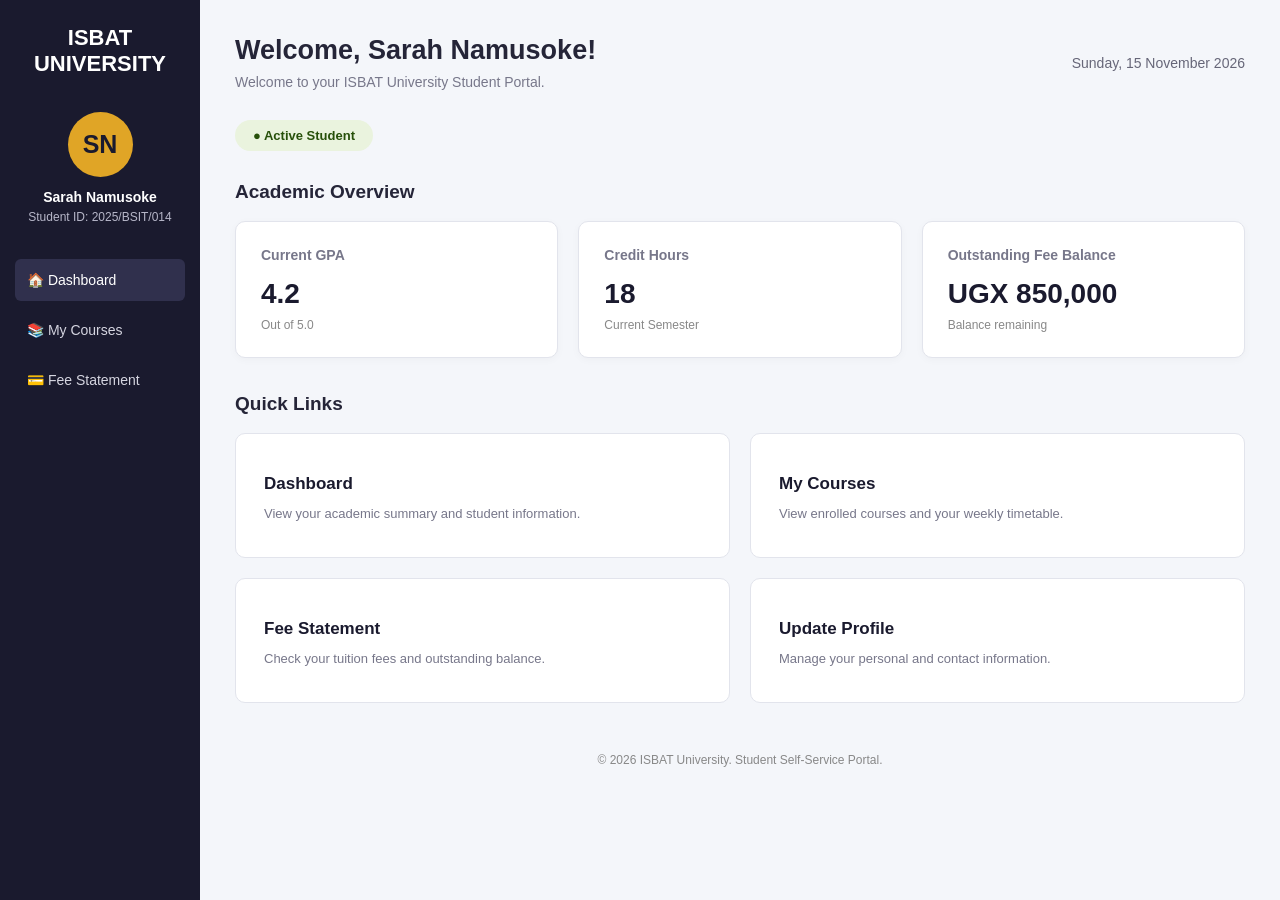
<file: index.html>
<!DOCTYPE html>
<html lang="en">
<head>
    <meta charset="UTF-8">
    <meta name="viewport" content="width=device-width, initial-scale=1.0">
    <title>Student Dashboard | ISBAT University</title>

    <!-- External CSS -->
    <link rel="stylesheet" href="portal.css">

    <!-- Internal CSS: Quick Links Grid -->
    <style>
        .quick-links {
            display: grid;
            grid-template-columns: repeat(2, 1fr);
            gap: 20px;
            margin-bottom: 30px;
        }

        .quick-link-card {
            background: #ffffff;
            border: 1px solid #e2e4ec;
            border-radius: 10px;
            padding: 28px;
            text-decoration: none;
            color: #1A1A2E;
            min-height: 125px;
            transition: 0.3s;
        }

        .quick-link-card:hover {
            transform: translateY(-4px);
            box-shadow: 0 5px 15px rgba(0,0,0,0.08);
            border-color: #d4a017;
        }

        .quick-link-card h3 {
            font-size: 17px;
            margin-bottom: 12px;
        }

        .quick-link-card p {
            font-size: 13px;
            color: #77778a;
        }

        .quick-icon {
            font-size: 25px;
            margin-bottom: 12px;
        }

        @media (max-width: 600px) {
            .quick-links {
                grid-template-columns: 1fr;
            }
        }
    </style>
</head>

<body>

    <!-- Sidebar -->
    <aside class="sidebar">

        <div class="logo">
            ISBAT<br>UNIVERSITY
        </div>

        <div class="student-info">
            <div class="student-avatar">SN</div>
            <h3>Sarah Namusoke</h3>
            <p>Student ID: 2025/BSIT/014</p>
        </div>

        <nav>
            <a href="dashboard.html" class="active">🏠 Dashboard</a>
            <a href="courses.html">📚 My Courses</a>
            <a href="fee-statement.html">💳 Fee Statement</a>
        </nav>

    </aside>

    <!-- Main Content -->
    <main class="main-content">

        <header class="page-header">
            <div>
                <h1>Welcome, Sarah Namusoke!</h1>
                <p>Welcome to your ISBAT University Student Portal.</p>
            </div>

            <div class="date">
                Sunday, 15 November 2026
            </div>
        </header>

        <!-- Student Status -->
        <div style="
            display: inline-block;
            background: #EAF3DE;
            color: #27500A;
            padding: 8px 18px;
            border-radius: 20px;
            font-size: 13px;
            font-weight: bold;
            margin-bottom: 30px;
        ">
            ● Active Student
        </div>

        <!-- Summary Metrics -->
        <h2 class="section-title">Academic Overview</h2>

        <section class="metrics">

            <div class="metric-card">
                <h3>Current GPA</h3>
                <div class="value">4.2</div>
                <p class="description">Out of 5.0</p>
            </div>

            <div class="metric-card">
                <h3>Credit Hours</h3>
                <div class="value">18</div>
                <p class="description">Current Semester</p>
            </div>

            <div class="metric-card">
                <h3>Outstanding Fee Balance</h3>
                <div class="value">UGX 850,000</div>
                <p class="description">Balance remaining</p>
            </div>

        </section>

        <!-- Quick Links -->
        <h2 class="section-title">Quick Links</h2>

        <section class="quick-links">

            <a href="index.html" class="quick-link-card">
                <div class="quick-icon"></div>
                <h3>Dashboard</h3>
                <p>View your academic summary and student information.</p>
            </a>

            <a href="courses.html" class="quick-link-card">
                <div class="quick-icon"></div>
                <h3>My Courses</h3>
                <p>View enrolled courses and your weekly timetable.</p>
            </a>

            <a href="fee-statement.html" class="quick-link-card">
                <div class="quick-icon"></div>
                <h3>Fee Statement</h3>
                <p>Check your tuition fees and outstanding balance.</p>
            </a>

            <a href="#" class="quick-link-card">
                <div class="quick-icon"></div>
                <h3>Update Profile</h3>
                <p>Manage your personal and contact information.</p>
            </a>

        </section>

        <footer>
            &copy; 2026 ISBAT University. Student Self-Service Portal.
        </footer>

    </main>

</body>
</html>
</file>
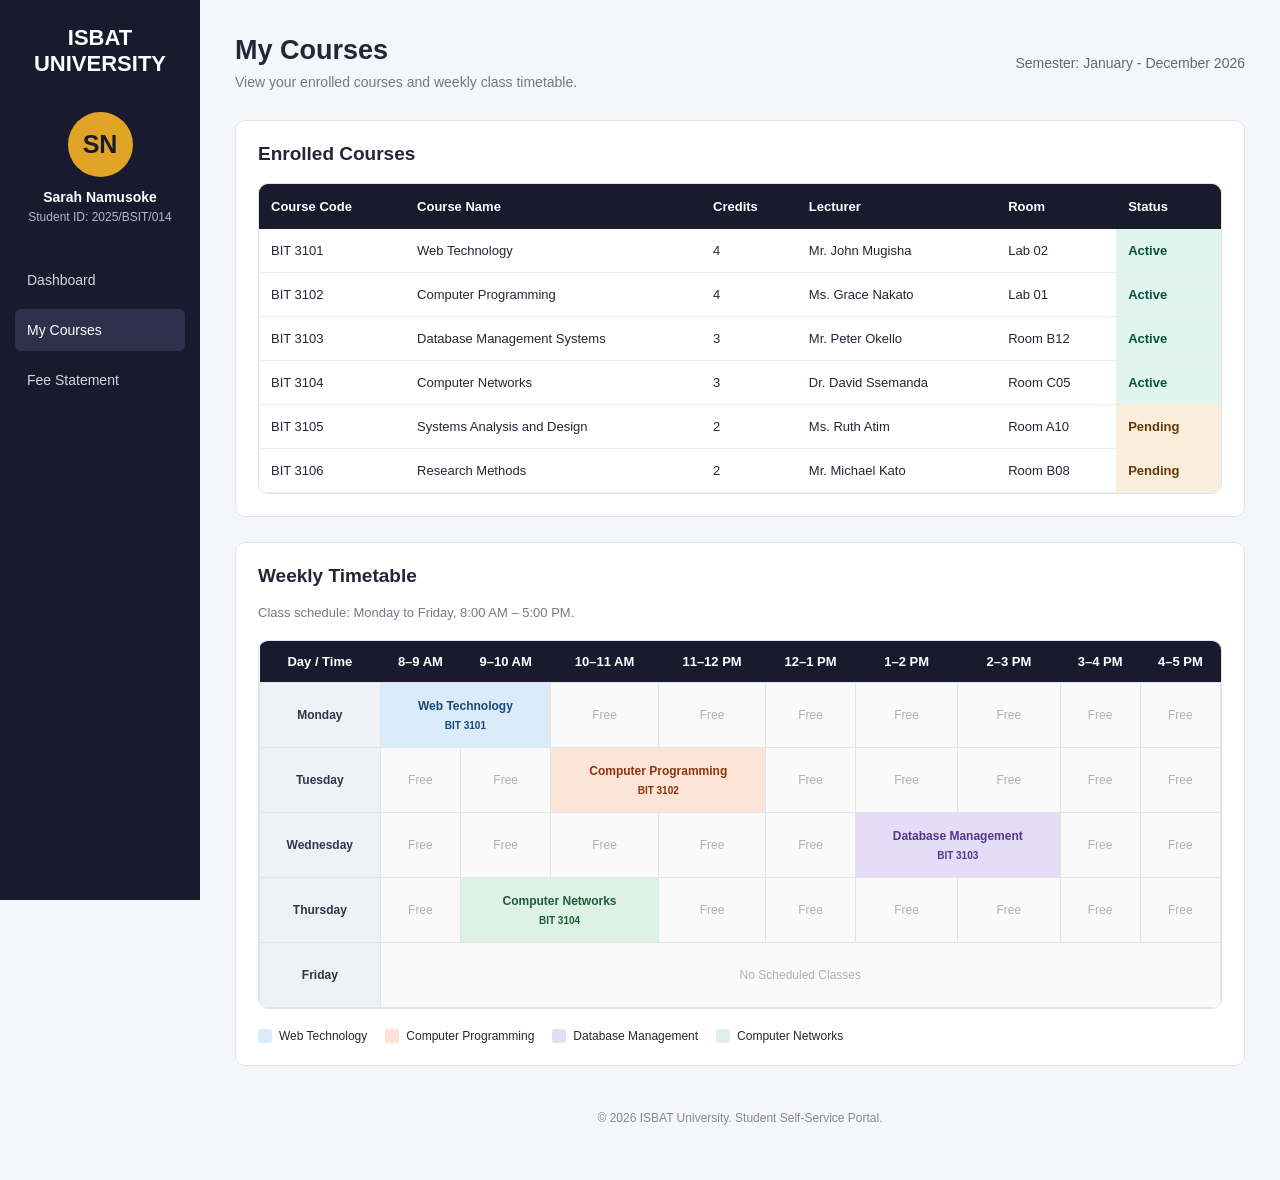
<file: courses.html>
<!DOCTYPE html>
<html lang="en">
<head>
    <meta charset="UTF-8">
    <meta name="viewport" content="width=device-width, initial-scale=1.0">
    <title>My Courses | ISBAT University</title>

    <!-- External CSS -->
    <link rel="stylesheet" href="portal.css">

    <!-- Internal CSS: Timetable Colours -->
    <style>
        .timetable {
            width: 100%;
            min-width: 850px;
            border-collapse: collapse;
            text-align: center;
        }

        .timetable th {
            background: #1A1A2E;
            color: white;
            text-align: center;
            padding: 13px 8px;
        }

        .timetable td {
            border: 1px solid #e2e4ec;
            height: 65px;
            text-align: center;
            font-size: 12px;
        }

        .timetable .time-column {
            background: #f0f1f6;
            font-weight: bold;
            color: #33334a;
        }

        /* Individual Course Colours */
        .webtech {
            background: #DCEBFA;
            color: #174A7E;
            font-weight: bold;
        }

        .cprog {
            background: #FCE4D6;
            color: #8A3510;
            font-weight: bold;
        }

        .database {
            background: #E5DDF7;
            color: #54368A;
            font-weight: bold;
        }

        .networking {
            background: #DDF2E4;
            color: #205C36;
            font-weight: bold;
        }

        .free-slot {
            background: #fafafa;
            color: #b0b0b0;
        }

        .course-name {
            display: block;
            font-size: 12px;
            margin-bottom: 5px;
        }

        .course-code {
            font-size: 10px;
        }

        .timetable-legend {
            display: flex;
            flex-wrap: wrap;
            gap: 18px;
            margin-top: 20px;
            font-size: 12px;
        }

        .legend-item {
            display: flex;
            align-items: center;
            gap: 7px;
        }

        .legend-color {
            width: 14px;
            height: 14px;
            border-radius: 3px;
        }
    </style>
</head>

<body>

    <!-- Sidebar -->
    <aside class="sidebar">

        <div class="logo">
            ISBAT<br>UNIVERSITY
        </div>

        <div class="student-info">
            <div class="student-avatar">SN</div>
            <h3>Sarah Namusoke</h3>
            <p>Student ID: 2025/BSIT/014</p>
        </div>

        <nav>
            <a href="index.html"> Dashboard</a>
            <a href="courses.html" class="active"> My Courses</a>
            <a href="fee-statement.html"> Fee Statement</a>
        </nav>

    </aside>

    <!-- Main Content -->
    <main class="main-content">

        <header class="page-header">
            <div>
                <h1>My Courses</h1>
                <p>View your enrolled courses and weekly class timetable.</p>
            </div>

            <div class="date">
                Semester: January - December 2026
            </div>
        </header>

        <!-- Enrolled Courses -->
        <section class="content-card">

            <h2 class="section-title">Enrolled Courses</h2>

            <div class="table-container">

                <table>
                    <thead>
                        <tr>
                            <th>Course Code</th>
                            <th>Course Name</th>
                            <th>Credits</th>
                            <th>Lecturer</th>
                            <th>Room</th>
                            <th>Status</th>
                        </tr>
                    </thead>

                    <tbody>

                        <tr>
                            <td>BIT 3101</td>
                            <td>Web Technology</td>
                            <td>4</td>
                            <td>Mr. John Mugisha</td>
                            <td>Lab 02</td>
                            <td style="background: #E1F5EE; color: #085041; font-weight: bold;">
                                Active
                            </td>
                        </tr>

                        <tr>
                            <td>BIT 3102</td>
                            <td>Computer Programming</td>
                            <td>4</td>
                            <td>Ms. Grace Nakato</td>
                            <td>Lab 01</td>
                            <td style="background: #E1F5EE; color: #085041; font-weight: bold;">
                                Active
                            </td>
                        </tr>

                        <tr>
                            <td>BIT 3103</td>
                            <td>Database Management Systems</td>
                            <td>3</td>
                            <td>Mr. Peter Okello</td>
                            <td>Room B12</td>
                            <td style="background: #E1F5EE; color: #085041; font-weight: bold;">
                                Active
                            </td>
                        </tr>

                        <tr>
                            <td>BIT 3104</td>
                            <td>Computer Networks</td>
                            <td>3</td>
                            <td>Dr. David Ssemanda</td>
                            <td>Room C05</td>
                            <td style="background: #E1F5EE; color: #085041; font-weight: bold;">
                                Active
                            </td>
                        </tr>

                        <tr>
                            <td>BIT 3105</td>
                            <td>Systems Analysis and Design</td>
                            <td>2</td>
                            <td>Ms. Ruth Atim</td>
                            <td>Room A10</td>
                            <td style="background: #FAEEDA; color: #633806; font-weight: bold;">
                                Pending
                            </td>
                        </tr>

                        <tr>
                            <td>BIT 3106</td>
                            <td>Research Methods</td>
                            <td>2</td>
                            <td>Mr. Michael Kato</td>
                            <td>Room B08</td>
                            <td style="background: #FAEEDA; color: #633806; font-weight: bold;">
                                Pending
                            </td>
                        </tr>

                    </tbody>
                </table>

            </div>

        </section>

        <!-- Weekly Timetable -->
        <section class="content-card">

            <h2 class="section-title">Weekly Timetable</h2>

            <p style="font-size: 13px; color: #77778a; margin-bottom: 20px;">
                Class schedule: Monday to Friday, 8:00 AM – 5:00 PM.
            </p>

            <div class="table-container">

                <table class="timetable">

                    <thead>
                        <tr>
                            <th>Day / Time</th>
                            <th>8–9 AM</th>
                            <th>9–10 AM</th>
                            <th>10–11 AM</th>
                            <th>11–12 PM</th>
                            <th>12–1 PM</th>
                            <th>1–2 PM</th>
                            <th>2–3 PM</th>
                            <th>3–4 PM</th>
                            <th>4–5 PM</th>
                        </tr>
                    </thead>

                    <tbody>

                        <!-- Monday -->
                        <tr>
                            <td class="time-column">Monday</td>

                            <td colspan="2" class="webtech">
                                <span class="course-name">Web Technology</span>
                                <span class="course-code">BIT 3101</span>
                            </td>

                            <td class="free-slot">Free</td>
                            <td class="free-slot">Free</td>
                            <td class="free-slot">Free</td>
                            <td class="free-slot">Free</td>
                            <td class="free-slot">Free</td>
                            <td class="free-slot">Free</td>
                            <td class="free-slot">Free</td>
                        </tr>

                        <!-- Tuesday -->
                        <tr>
                            <td class="time-column">Tuesday</td>

                            <td class="free-slot">Free</td>
                            <td class="free-slot">Free</td>

                            <td colspan="2" class="cprog">
                                <span class="course-name">Computer Programming</span>
                                <span class="course-code">BIT 3102</span>
                            </td>

                            <td class="free-slot">Free</td>
                            <td class="free-slot">Free</td>
                            <td class="free-slot">Free</td>
                            <td class="free-slot">Free</td>
                            <td class="free-slot">Free</td>
                        </tr>

                        <!-- Wednesday -->
                        <tr>
                            <td class="time-column">Wednesday</td>

                            <td class="free-slot">Free</td>
                            <td class="free-slot">Free</td>
                            <td class="free-slot">Free</td>
                            <td class="free-slot">Free</td>
                            <td class="free-slot">Free</td>

                            <td colspan="2" class="database">
                                <span class="course-name">Database Management</span>
                                <span class="course-code">BIT 3103</span>
                            </td>

                            <td class="free-slot">Free</td>
                            <td class="free-slot">Free</td>
                        </tr>

                        <!-- Thursday -->
                        <tr>
                            <td class="time-column">Thursday</td>

                            <td class="free-slot">Free</td>

                            <td colspan="2" class="networking">
                                <span class="course-name">Computer Networks</span>
                                <span class="course-code">BIT 3104</span>
                            </td>

                            <td class="free-slot">Free</td>
                            <td class="free-slot">Free</td>
                            <td class="free-slot">Free</td>
                            <td class="free-slot">Free</td>
                            <td class="free-slot">Free</td>
                            <td class="free-slot">Free</td>
                        </tr>

                        <!-- Friday -->
                        <tr>
                            <td class="time-column">Friday</td>

                            <td colspan="9" class="free-slot">
                                No Scheduled Classes
                            </td>
                        </tr>

                    </tbody>

                </table>

            </div>

            <!-- Timetable Legend -->
            <div class="timetable-legend">

                <div class="legend-item">
                    <span class="legend-color" style="background: #DCEBFA;"></span>
                    Web Technology
                </div>

                <div class="legend-item">
                    <span class="legend-color" style="background: #FCE4D6;"></span>
                    Computer Programming
                </div>

                <div class="legend-item">
                    <span class="legend-color" style="background: #E5DDF7;"></span>
                    Database Management
                </div>

                <div class="legend-item">
                    <span class="legend-color" style="background: #DDF2E4;"></span>
                    Computer Networks
                </div>

            </div>

        </section>

        <footer>
            &copy; 2026 ISBAT University. Student Self-Service Portal.
        </footer>

    </main>

</body>
</html>
</file>
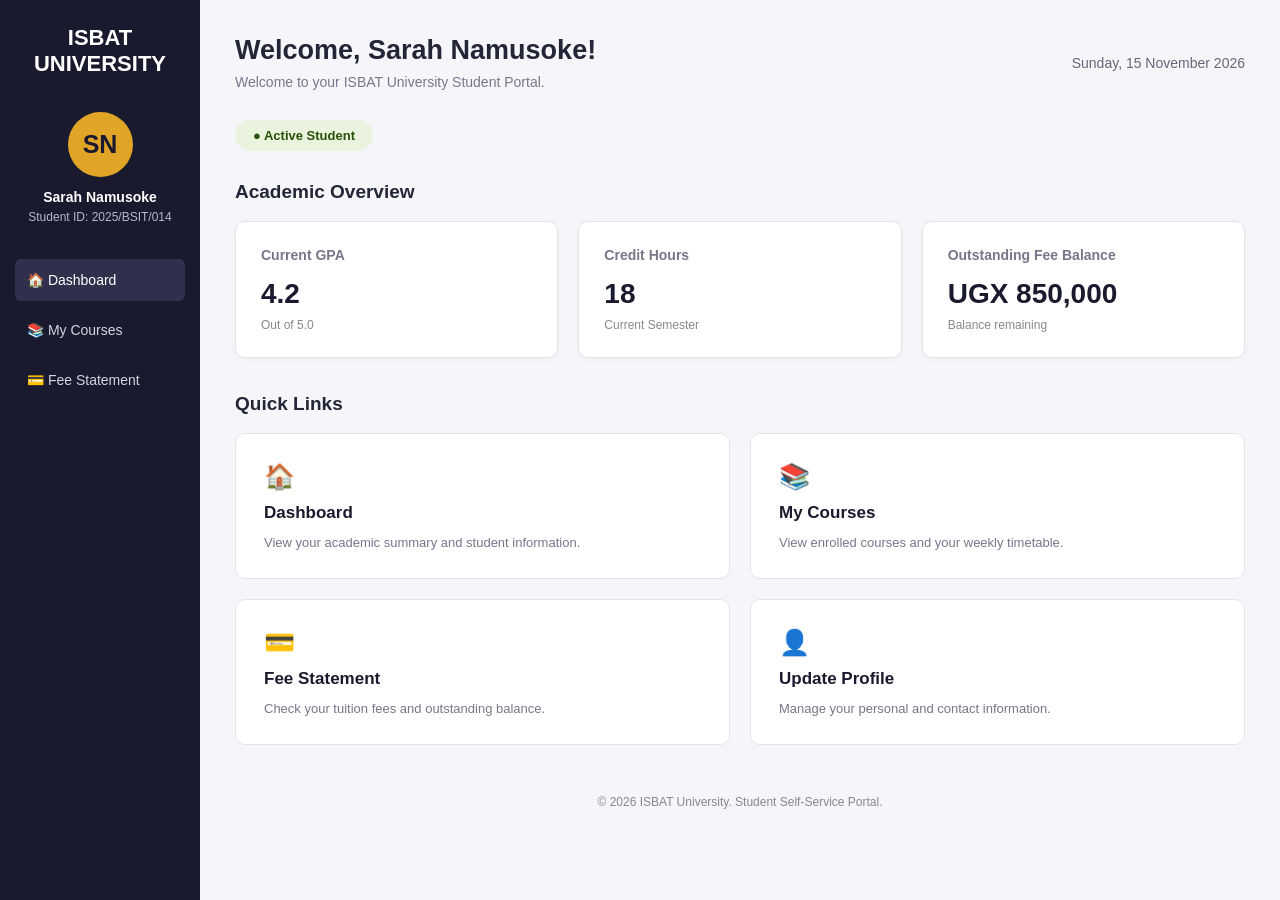
<file: dashboard.html>
<!DOCTYPE html>
<html lang="en">
<head>
    <meta charset="UTF-8">
    <meta name="viewport" content="width=device-width, initial-scale=1.0">
    <title>Student Dashboard | ISBAT University</title>

    <!-- External CSS -->
    <link rel="stylesheet" href="portal.css">

    <!-- Internal CSS: Quick Links Grid -->
    <style>
        .quick-links {
            display: grid;
            grid-template-columns: repeat(2, 1fr);
            gap: 20px;
            margin-bottom: 30px;
        }

        .quick-link-card {
            background: #ffffff;
            border: 1px solid #e2e4ec;
            border-radius: 10px;
            padding: 28px;
            text-decoration: none;
            color: #1A1A2E;
            min-height: 125px;
            transition: 0.3s;
        }

        .quick-link-card:hover {
            transform: translateY(-4px);
            box-shadow: 0 5px 15px rgba(0,0,0,0.08);
            border-color: #d4a017;
        }

        .quick-link-card h3 {
            font-size: 17px;
            margin-bottom: 12px;
        }

        .quick-link-card p {
            font-size: 13px;
            color: #77778a;
        }

        .quick-icon {
            font-size: 25px;
            margin-bottom: 12px;
        }

        @media (max-width: 600px) {
            .quick-links {
                grid-template-columns: 1fr;
            }
        }
    </style>
</head>

<body>

    <!-- Sidebar -->
    <aside class="sidebar">

        <div class="logo">
            ISBAT<br>UNIVERSITY
        </div>

        <div class="student-info">
            <div class="student-avatar">SN</div>
            <h3>Sarah Namusoke</h3>
            <p>Student ID: 2025/BSIT/014</p>
        </div>

        <nav>
            <a href="dashboard.html" class="active">🏠 Dashboard</a>
            <a href="courses.html">📚 My Courses</a>
            <a href="fee-statement.html">💳 Fee Statement</a>
        </nav>

    </aside>

    <!-- Main Content -->
    <main class="main-content">

        <header class="page-header">
            <div>
                <h1>Welcome, Sarah Namusoke!</h1>
                <p>Welcome to your ISBAT University Student Portal.</p>
            </div>

            <div class="date">
                Sunday, 15 November 2026
            </div>
        </header>

        <!-- Student Status -->
        <div style="
            display: inline-block;
            background: #EAF3DE;
            color: #27500A;
            padding: 8px 18px;
            border-radius: 20px;
            font-size: 13px;
            font-weight: bold;
            margin-bottom: 30px;
        ">
            ● Active Student
        </div>

        <!-- Summary Metrics -->
        <h2 class="section-title">Academic Overview</h2>

        <section class="metrics">

            <div class="metric-card">
                <h3>Current GPA</h3>
                <div class="value">4.2</div>
                <p class="description">Out of 5.0</p>
            </div>

            <div class="metric-card">
                <h3>Credit Hours</h3>
                <div class="value">18</div>
                <p class="description">Current Semester</p>
            </div>

            <div class="metric-card">
                <h3>Outstanding Fee Balance</h3>
                <div class="value">UGX 850,000</div>
                <p class="description">Balance remaining</p>
            </div>

        </section>

        <!-- Quick Links -->
        <h2 class="section-title">Quick Links</h2>

        <section class="quick-links">

            <a href="dashboard.html" class="quick-link-card">
                <div class="quick-icon">🏠</div>
                <h3>Dashboard</h3>
                <p>View your academic summary and student information.</p>
            </a>

            <a href="courses.html" class="quick-link-card">
                <div class="quick-icon">📚</div>
                <h3>My Courses</h3>
                <p>View enrolled courses and your weekly timetable.</p>
            </a>

            <a href="fee-statement.html" class="quick-link-card">
                <div class="quick-icon">💳</div>
                <h3>Fee Statement</h3>
                <p>Check your tuition fees and outstanding balance.</p>
            </a>

            <a href="#" class="quick-link-card">
                <div class="quick-icon">👤</div>
                <h3>Update Profile</h3>
                <p>Manage your personal and contact information.</p>
            </a>

        </section>

        <footer>
            &copy; 2026 ISBAT University. Student Self-Service Portal.
        </footer>

    </main>

</body>
</html>
</file>
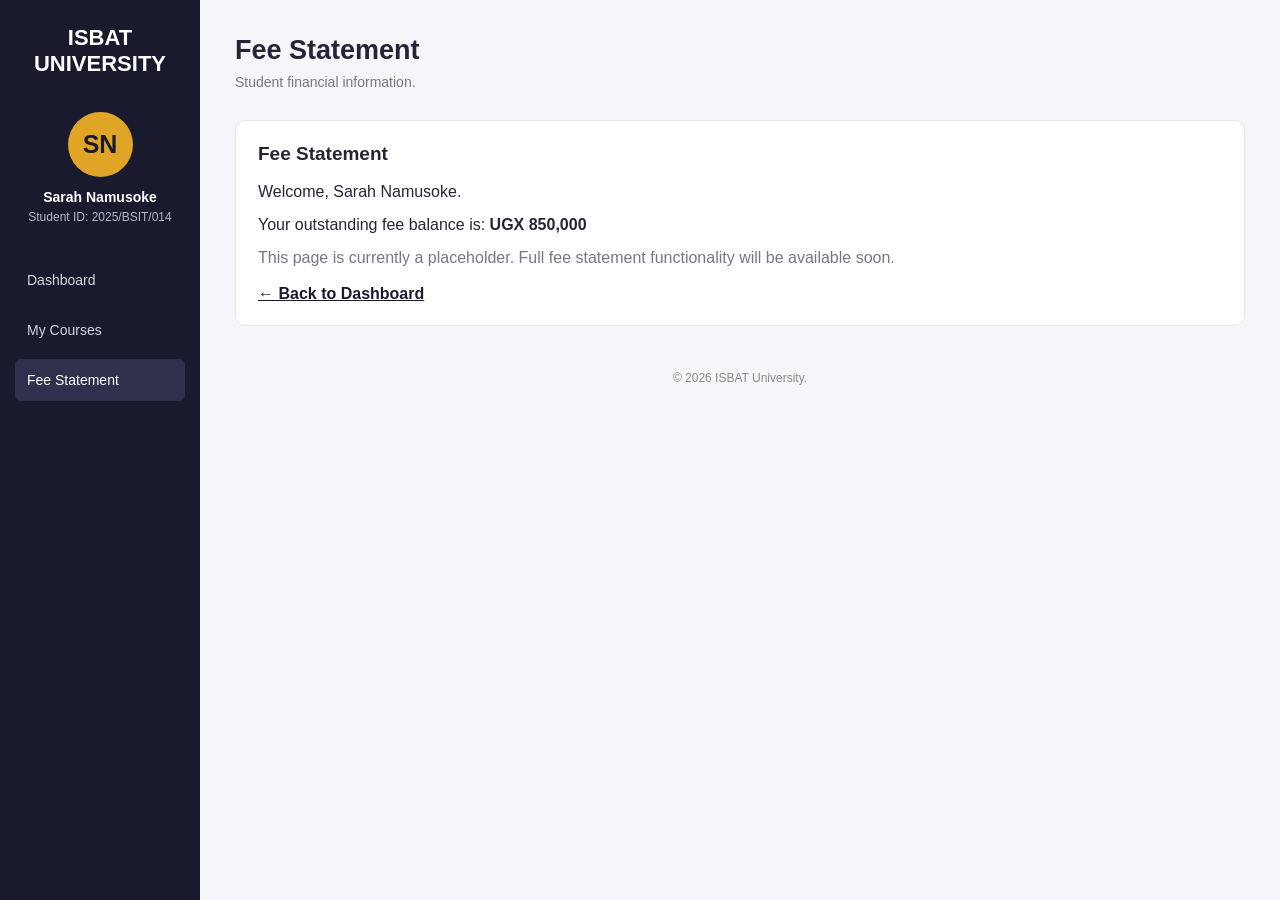
<file: fee-statement.html>
<!DOCTYPE html>
<html lang="en">
<head>
    <meta charset="UTF-8">
    <meta name="viewport" content="width=device-width, initial-scale=1.0">
    <title>Fee Statement | ISBAT University</title>
    <link rel="stylesheet" href="portal.css">
</head>

<body>

    <aside class="sidebar">
        <div class="logo">ISBAT<br>UNIVERSITY</div>

        <div class="student-info">
            <div class="student-avatar">SN</div>
            <h3>Sarah Namusoke</h3>
            <p>Student ID: 2025/BSIT/014</p>
        </div>

        <nav>
            <a href="index.html"> Dashboard</a>
            <a href="courses.html"> My Courses</a>
            <a href="fee-statement.html" class="active"> Fee Statement</a>
        </nav>
    </aside>

    <main class="main-content">

        <header class="page-header">
            <div>
                <h1>Fee Statement</h1>
                <p>Student financial information.</p>
            </div>
        </header>

        <section class="content-card">
            <h2 class="section-title">Fee Statement</h2>

            <p style="margin-bottom: 15px;">
                Welcome, Sarah Namusoke.
            </p>

            <p style="margin-bottom: 15px;">
                Your outstanding fee balance is:
                <strong>UGX 850,000</strong>
            </p>

            <p style="color: #77778a;">
                This page is currently a placeholder.
                Full fee statement functionality will be available soon.
            </p>

            <br>

            <a href="dashboard.html"
               style="color: #1A1A2E; font-weight: bold;">
                ← Back to Dashboard
            </a>
        </section>

        <footer>
            &copy; 2026 ISBAT University.
        </footer>

    </main>

</body>
</html>
</file>
<file: portal.css>
/* =================================
   ISBAT UNIVERSITY STUDENT PORTAL
   External Stylesheet
================================= */

* {
    margin: 0;
    padding: 0;
    box-sizing: border-box;
}

body {
    font-family: Arial, Helvetica, sans-serif;
    background: #f4f6fa;
    color: #252538;
}

/* Fixed Sidebar */
.sidebar {
    position: fixed;
    top: 0;
    left: 0;
    width: 200px;
    height: 100vh;
    background: #1A1A2E;
    color: white;
    padding: 25px 15px;
    z-index: 10;
}

.logo {
    font-size: 22px;
    font-weight: bold;
    text-align: center;
    color: #ffffff;
    margin-bottom: 35px;
}

.student-info {
    text-align: center;
    margin-bottom: 35px;
}

.student-avatar {
    width: 65px;
    height: 65px;
    border-radius: 50%;
    background: #e0a526;
    color: #1A1A2E;
    display: flex;
    align-items: center;
    justify-content: center;
    font-size: 25px;
    font-weight: bold;
    margin: 0 auto 12px;
}

.student-info h3 {
    font-size: 14px;
    margin-bottom: 5px;
}

.student-info p {
    font-size: 12px;
    color: #b7b7c9;
}

.sidebar nav a {
    display: block;
    color: #d5d5e0;
    text-decoration: none;
    padding: 13px 12px;
    margin-bottom: 8px;
    border-radius: 6px;
    font-size: 14px;
}

.sidebar nav a:hover,
.sidebar nav a.active {
    background: #30304d;
    color: #ffffff;
}

/* Main Content */
.main-content {
    margin-left: 200px;
    padding: 35px;
    min-height: 100vh;
}

.page-header {
    display: flex;
    justify-content: space-between;
    align-items: center;
    flex-wrap: wrap;
    gap: 15px;
    margin-bottom: 30px;
}

.page-header h1 {
    font-size: 27px;
    margin-bottom: 8px;
}

.page-header p {
    color: #77778a;
    font-size: 14px;
}

.date {
    color: #666678;
    font-size: 14px;
}

/* Summary Cards */
.metrics {
    display: flex;
    gap: 20px;
    flex-wrap: wrap;
    margin-bottom: 35px;
}

.metric-card {
    flex: 1;
    min-width: 180px;
    background: white;
    border: 1px solid #e2e4ec;
    border-radius: 10px;
    padding: 25px;
    box-shadow: 0 2px 8px rgba(0,0,0,0.03);
}

.metric-card h3 {
    font-size: 14px;
    color: #77778a;
    margin-bottom: 15px;
}

.metric-card .value {
    font-size: 28px;
    font-weight: bold;
    color: #1A1A2E;
}

.metric-card .description {
    font-size: 12px;
    color: #888;
    margin-top: 8px;
}

/* Section Headings */
.section-title {
    font-size: 19px;
    margin-bottom: 18px;
}

/* General Content Cards */
.content-card {
    background: white;
    border: 1px solid #e2e4ec;
    border-radius: 10px;
    padding: 22px;
    margin-bottom: 25px;
}

/* Tables */
.table-container {
    width: 100%;
    overflow-x: auto;
    background: white;
    border-radius: 10px;
    border: 1px solid #e2e4ec;
}

table {
    width: 100%;
    border-collapse: collapse;
    min-width: 750px;
}

th {
    background: #1A1A2E;
    color: white;
    padding: 15px 12px;
    text-align: left;
    font-size: 13px;
}

td {
    padding: 14px 12px;
    border-bottom: 1px solid #eeeeF2;
    font-size: 13px;
}

tr:hover td {
    background: #f8f9fc;
}

/* Course Status */
.status-badge {
    display: inline-block;
    padding: 6px 12px;
    border-radius: 15px;
    font-size: 11px;
    font-weight: bold;
}

/* Footer */
footer {
    text-align: center;
    padding: 20px;
    color: #888;
    font-size: 12px;
}

/* Responsive Design */
@media (max-width: 768px) {
    .sidebar {
        width: 160px;
        padding: 20px 10px;
    }

    .main-content {
        margin-left: 160px;
        padding: 20px 12px;
    }

    .page-header h1 {
        font-size: 21px;
    }

    .metric-card {
        min-width: 100%;
    }
}

@media (max-width: 480px) {
    .sidebar {
        width: 65px;
        padding: 15px 5px;
    }

    .logo {
        font-size: 11px;
        writing-mode: vertical-rl;
        margin: 10px auto 25px;
    }

    .student-info h3,
    .student-info p {
        display: none;
    }

    .student-avatar {
        width: 40px;
        height: 40px;
        font-size: 16px;
    }

    .sidebar nav a {
        font-size: 0;
        text-align: center;
        padding: 13px 3px;
    }

    .sidebar nav a::first-letter {
        font-size: 16px;
    }

    .main-content {
        margin-left: 65px;
        padding: 15px 10px;
    }
}
</file>
